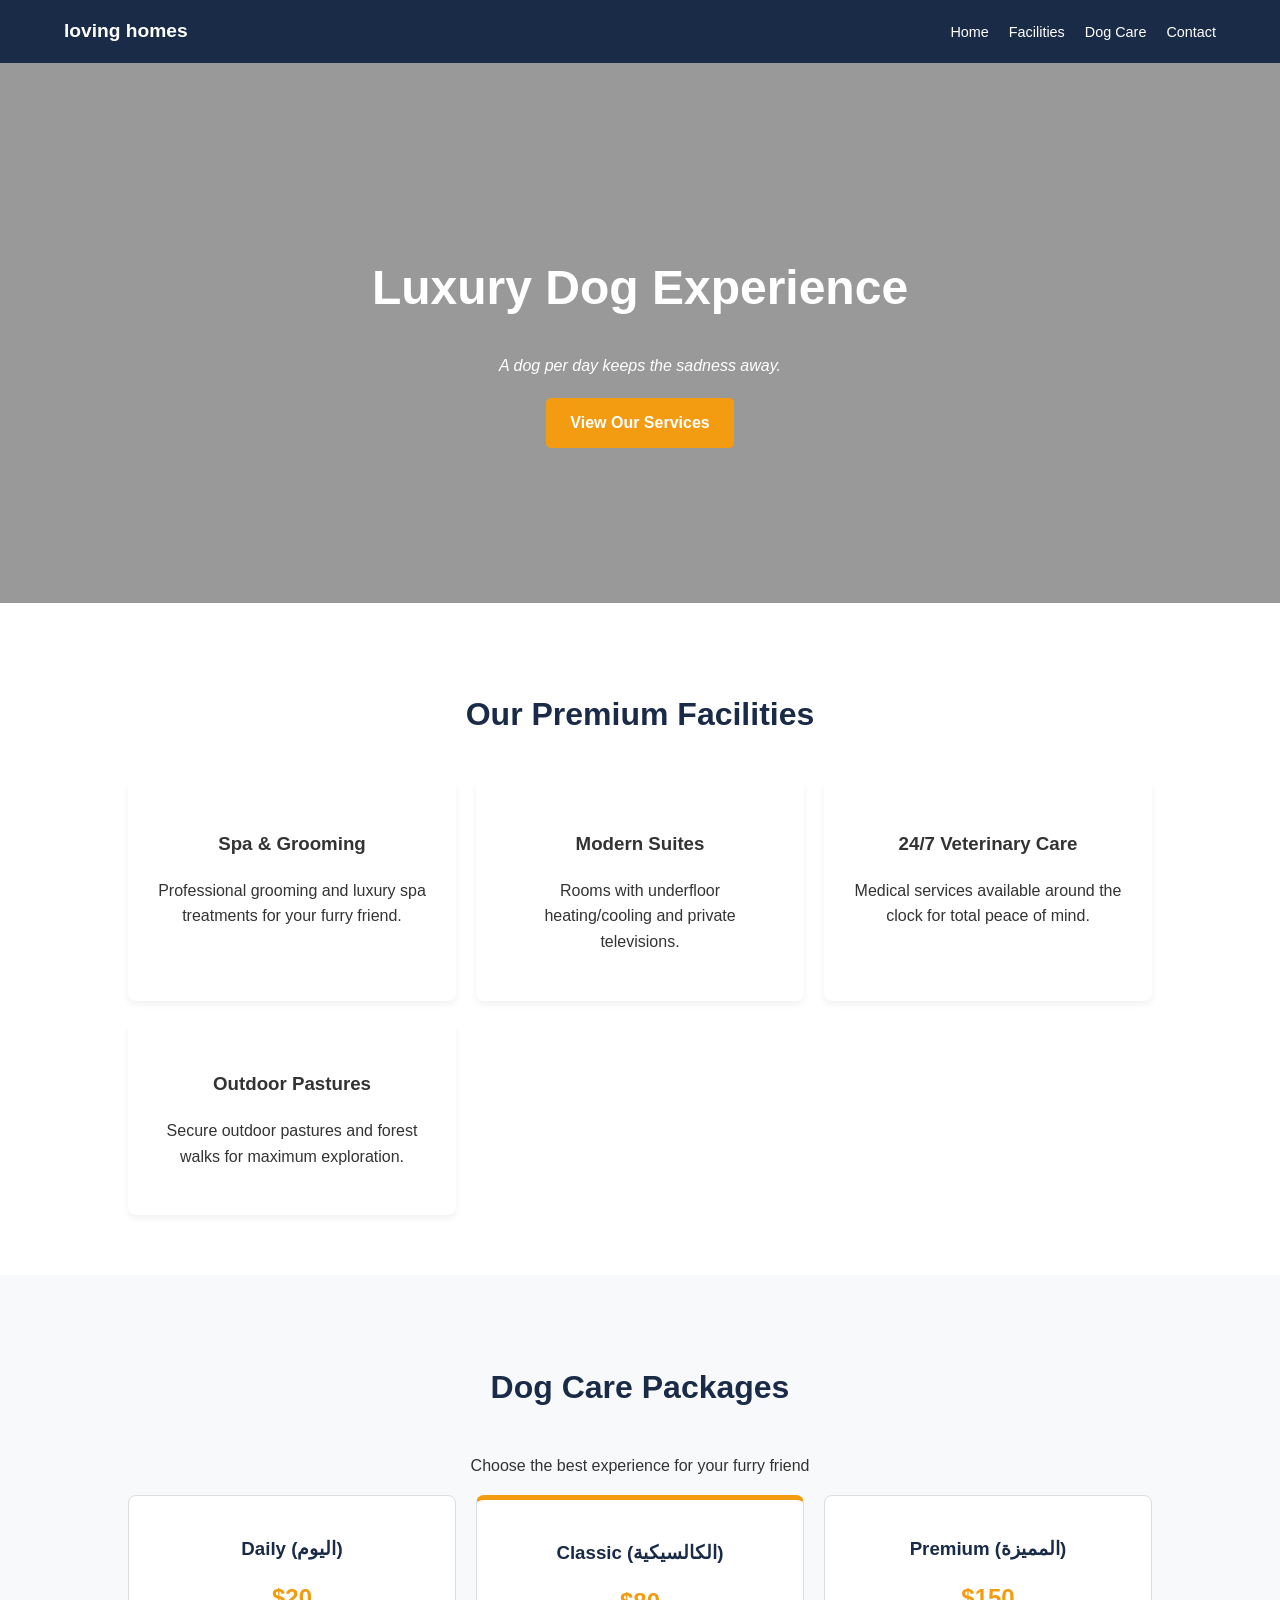
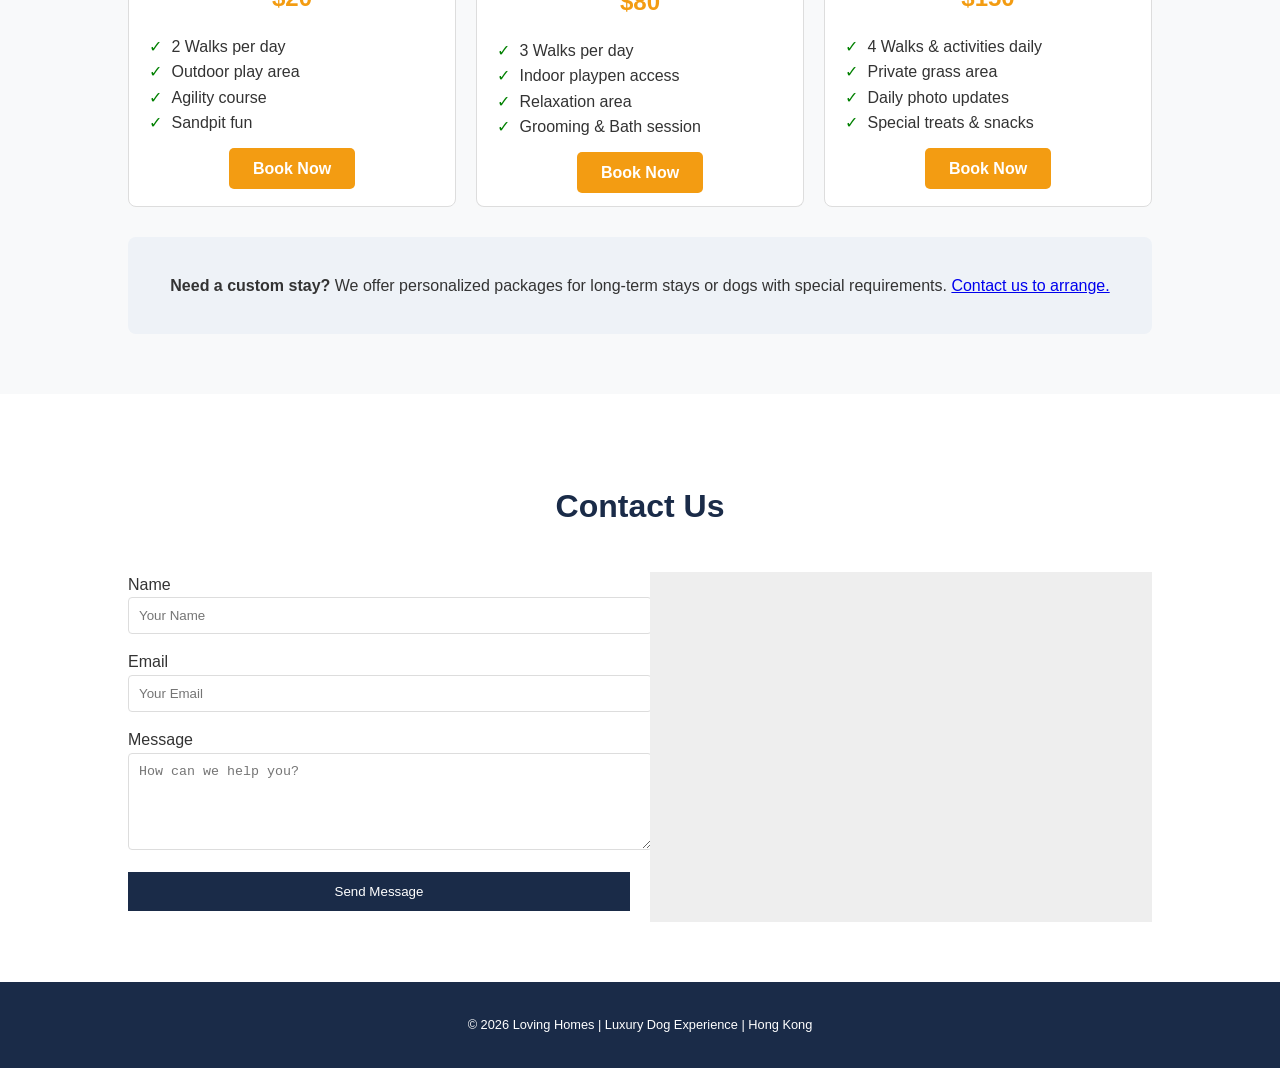
<file: index.html>
<!DOCTYPE html>
<html lang="en">
<head>
    <meta charset="UTF-8">
    <meta name="viewport" content="width=device-width, initial-scale=1.0">
    <title>Loving Homes | Luxury Dog Hotel Hong Kong</title>
    <style>
        /* --- General Styles --- */
        :root {
            --dark-blue: #1a2b48;
            --accent-orange: #f39c12;
            --light-bg: #f8f9fa;
            --text-dark: #333;
        }

        body {
            font-family: 'Segoe UI', Tahoma, Geneva, Verdana, sans-serif;
            margin: 0;
            color: var(--text-dark);
            line-height: 1.6;
        }

        /* --- Navigation --- */
        nav {
            background-color: var(--dark-blue);
            padding: 1rem 5%;
            display: flex;
            justify-content: space-between;
            align-items: center;
            color: white;
            position: sticky;
            top: 0;
            z-index: 1000;
        }

        nav .logo { font-weight: bold; font-size: 1.2rem; }
        nav ul { list-style: none; display: flex; margin: 0; }
        nav ul li { margin-left: 20px; }
        nav ul li a { color: white; text-decoration: none; font-size: 0.9rem; }

        /* --- Hero Section --- */
        .hero {
            background: linear-gradient(rgba(0,0,0,0.4), rgba(0,0,0,0.4)), url('https://images.unsplash.com/photo-1534361960057-19889dbad6ba?q=80&w=2070&auto=format&fit=crop') no-repeat center center/cover;
            height: 60vh;
            display: flex;
            flex-direction: column;
            justify-content: center;
            align-items: center;
            color: white;
            text-align: center;
        }

        .hero h1 { font-size: 3rem; margin-bottom: 10px; }
        .hero p { font-style: italic; margin-bottom: 20px; }
        .cta-btn { background: var(--accent-orange); color: white; padding: 12px 24px; text-decoration: none; border-radius: 5px; font-weight: bold; }

        /* --- Section Styling --- */
        section { padding: 60px 10%; text-align: center; }
        .bg-light { background-color: var(--light-bg); }
        h2 { margin-bottom: 40px; font-size: 2rem; color: var(--dark-blue); }

        /* --- Facilities Grid (Requirement Update) --- */
        .grid {
            display: grid;
            grid-template-columns: repeat(auto-fit, minmax(250px, 1fr));
            gap: 20px;
        }

        .card {
            background: white;
            padding: 30px;
            border-radius: 8px;
            box-shadow: 0 4px 6px rgba(0,0,0,0.05);
        }

        /* --- Packages Section (Requirement Update) --- */
        .package-card {
            border: 1px solid #ddd;
            padding: 20px;
            border-radius: 8px;
            background: white;
            transition: transform 0.3s;
        }
        .package-card:hover { transform: translateY(-5px); border-color: var(--accent-orange); }
        .package-card h3 { color: var(--dark-blue); margin-bottom: 10px; }
        .price { font-size: 1.5rem; font-weight: bold; color: var(--accent-orange); margin: 15px 0; }
        .package-card ul { list-style: none; padding: 0; margin-bottom: 20px; text-align: left; }
        .package-card ul li:before { content: "✓ "; color: green; margin-right: 5px; }

        .custom-note { margin-top: 30px; padding: 20px; background: #eef2f7; border-radius: 8px; }

        /* --- Map & Contact --- */
        .contact-container { display: flex; flex-wrap: wrap; gap: 20px; margin-top: 40px; }
        .contact-form { flex: 1; min-width: 300px; text-align: left; }
        .contact-form input, .contact-form textarea { width: 100%; padding: 10px; margin-bottom: 15px; border: 1px solid #ddd; border-radius: 4px; }
        .contact-form button { background: var(--dark-blue); color: white; border: none; padding: 12px 30px; cursor: pointer; width: 100%; }

        .map-box { flex: 1; min-width: 300px; height: 350px; background: #eee; }

        footer { background: var(--dark-blue); color: white; padding: 20px; font-size: 0.8rem; }

        /* --- Accessibility --- */
        img { max-width: 100%; height: auto; }
        a:focus, button:focus { outline: 3px solid var(--accent-orange); }

    </style>
</head>
<body>

    <nav>
        <div class="logo">loving homes</div>
        <ul>
            <li><a href="#home">Home</a></li>
            <li><a href="#facilities">Facilities</a></li>
            <li><a href="#packages">Dog Care</a></li>
            <li><a href="#contact">Contact</a></li>
        </ul>
    </nav>

    <header id="home" class="hero">
        <h1>Luxury Dog Experience</h1>
        <p>A dog per day keeps the sadness away.</p>
        <a href="#packages" class="cta-btn">View Our Services</a>
    </header>

    <section id="facilities">
        <h2>Our Premium Facilities</h2>
        <div class="grid">
            <div class="card">
                <h3>Spa & Grooming</h3>
                <p>Professional grooming and luxury spa treatments for your furry friend.</p>
            </div>
            <div class="card">
                <h3>Modern Suites</h3>
                <p>Rooms with underfloor heating/cooling and private televisions.</p>
            </div>
            <div class="card">
                <h3>24/7 Veterinary Care</h3>
                <p>Medical services available around the clock for total peace of mind.</p>
            </div>
            <div class="card">
                <h3>Outdoor Pastures</h3>
                <p>Secure outdoor pastures and forest walks for maximum exploration.</p>
            </div>
        </div>
    </section>

    <section id="packages" class="bg-light">
        <h2>Dog Care Packages</h2>
        <p>Choose the best experience for your furry friend</p>
        
        <div class="grid">
            <div class="package-card">
                <h3>Daily (اليوم)</h3>
                <div class="price">$20</div>
                <ul>
                    <li>2 Walks per day</li>
                    <li>Outdoor play area</li>
                    <li>Agility course</li>
                    <li>Sandpit fun</li>
                </ul>
                <a href="#contact" class="cta-btn">Book Now</a>
            </div>

            <div class="package-card" style="border-top: 5px solid var(--accent-orange);">
                <h3>Classic (الكالسيكية)</h3>
                <div class="price">$80</div>
                <ul>
                    <li>3 Walks per day</li>
                    <li>Indoor playpen access</li>
                    <li>Relaxation area</li>
                    <li>Grooming & Bath session</li>
                </ul>
                <a href="#contact" class="cta-btn">Book Now</a>
            </div>

            <div class="package-card">
                <h3>Premium (المميزة)</h3>
                <div class="price">$150</div>
                <ul>
                    <li>4 Walks & activities daily</li>
                    <li>Private grass area</li>
                    <li>Daily photo updates</li>
                    <li>Special treats & snacks</li>
                </ul>
                <a href="#contact" class="cta-btn">Book Now</a>
            </div>
        </div>

        <div class="custom-note">
            <p><strong>Need a custom stay?</strong> We offer personalized packages for long-term stays or dogs with special requirements. <a href="#contact">Contact us to arrange.</a></p>
        </div>
    </section>

    <section id="contact">
        <h2>Contact Us</h2>
        <div class="contact-container">
            <div class="contact-form">
                <form>
                    <label for="name">Name</label>
                    <input type="text" id="name" placeholder="Your Name" required>
                    <label for="email">Email</label>
                    <input type="email" id="email" placeholder="Your Email" required>
                    <label for="message">Message</label>
                    <textarea id="message" rows="5" placeholder="How can we help you?"></textarea>
                    <button type="submit">Send Message</button>
                </form>
            </div>
            <div class="map-box">
                <iframe src="https://www.google.com/maps/embed?pb=!1m18!1m12!1m3!1d118147.68202022137!2d114.10243144883495!3d22.352734771447036!2m3!1f0!2f0!3f0!3m2!1i1024!2i768!4f13.1!3m3!1m2!1s0x3403f008401e8471%3A0x7fa4a369e861d85f!2sHong%20Kong!5e0!3m2!1sen!2shk!4v1715000000000!5m2!1sen!2shk" width="100%" height="100%" style="border:0;" allowfullscreen="" loading="lazy"></iframe>
            </div>
        </div>
    </section>

    <footer style="text-align: center;">
        <p>© 2026 Loving Homes | Luxury Dog Experience | Hong Kong</p>
    </footer>

</body>
</html>
</file>
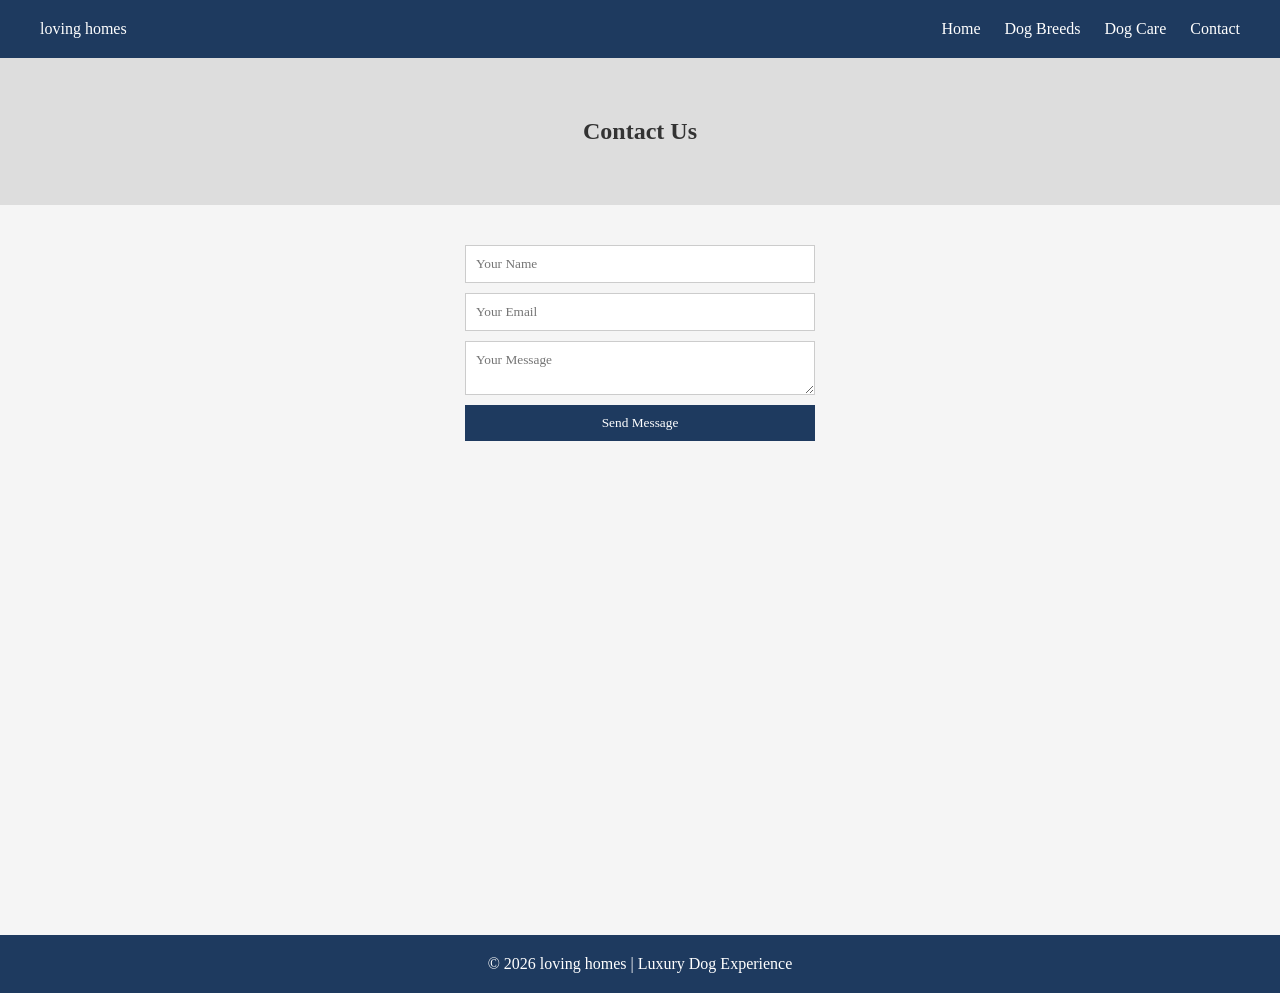
<file: contact.html>
<!DOCTYPE html>
<html lang="en">

<head>

<meta charset="UTF-8">
<meta name="viewport" content="width=device-width, initial-scale=1.0">

<title>Contact</title>

<link rel="stylesheet" href="style.css">

</head>

<body>

<header class="navbar">

<div class="logo">loving homes</div>

<nav>
<a href="index.html">Home</a>
<a href="breeds.html">Dog Breeds</a>
<a href="care.html">Dog Care</a>
<a href="contact.html">Contact</a>
</nav>

</header>

<section class="page-title">

<h1>Contact Us</h1>

</section>

<section class="contact">

<form id="contactForm">

<input type="text" placeholder="Your Name" required>

<input type="email" placeholder="Your Email" required>

<textarea placeholder="Your Message"></textarea>

<button type="submit">Send Message</button>

<p id="msg"></p>

</form>

</section>

<section class="map">

<iframe
src="https://maps.google.com/maps?q=hongkong&t=&z=13&ie=UTF8&iwloc=&output=embed">
</iframe>

</section>

<footer>

<p>© 2026 loving homes | Luxury Dog Experience</p>

</footer>

<script src="script.js"></script>

</body>
</html>
</file>
<file: style.css>
*{
margin:0;
padding:0;
box-sizing:border-box;
font-family:Poppins;
}

body{
background:#f5f5f5;
color:#333;
}

.navbar{
position:sticky;
top:0;
display:flex;
justify-content:space-between;
align-items:center;
padding:20px 40px;
background:#1e3a5f;
color:white;
}

.navbar a{
color:white;
margin-left:20px;
text-decoration:none;
font-weight:500;
}

.hero{
height:90vh;
background:url("https://images.unsplash.com/photo-1672681374815-9433df374a56?q=80&w=1170&auto=format&fit=crop&ixlib=rb-4.1.0&ixid=M3wxMjA3fDB8MHxwaG90by1wYWdlfHx8fGVufDB8fHx8fA%3D%3D")
center/cover;
display:flex;
align-items:center;
justify-content:center;
text-align:center;
color:white;
}

.hero h1{
font-size:50px;
}

.btn{
display:inline-block;
margin-top:20px;
padding:12px 25px;
background:#ff9800;
color:white;
text-decoration:none;
border-radius:5px;
}

.features{
padding:60px;
text-align:center;
}

.grid{
display:grid;
grid-template-columns:repeat(auto-fit,minmax(250px,1fr));
gap:25px;
padding:40px;
}

.card{
background:white;
padding:25px;
border-radius:10px;
box-shadow:0 5px 15px rgba(0,0,0,0.1);
transition:0.3s;
}

.card:hover{
transform:translateY(-10px);
}

.gallery{
padding:60px;
text-align:center;
}

.gallery-grid{
display:grid;
grid-template-columns:repeat(auto-fit,minmax(200px,1fr));
gap:15px;
padding:30px;
}

.gallery-grid img{
width:100%;
border-radius:10px;
}

.page-title{
padding:60px;
text-align:center;
background:#ddd;
}

.contact{
display:flex;
justify-content:center;
padding:40px;
}

form{
display:flex;
flex-direction:column;
width:350px;
gap:10px;
}

input,textarea{
padding:10px;
border:1px solid #ccc;
}

button{
padding:10px;
background:#1e3a5f;
color:white;
border:none;
cursor:pointer;
}

.map iframe{
width:100%;
height:400px;
border:none;
}

footer{
background:#1e3a5f;
color:white;
text-align:center;
padding:20px;
margin-top:40px;
}
</file>
